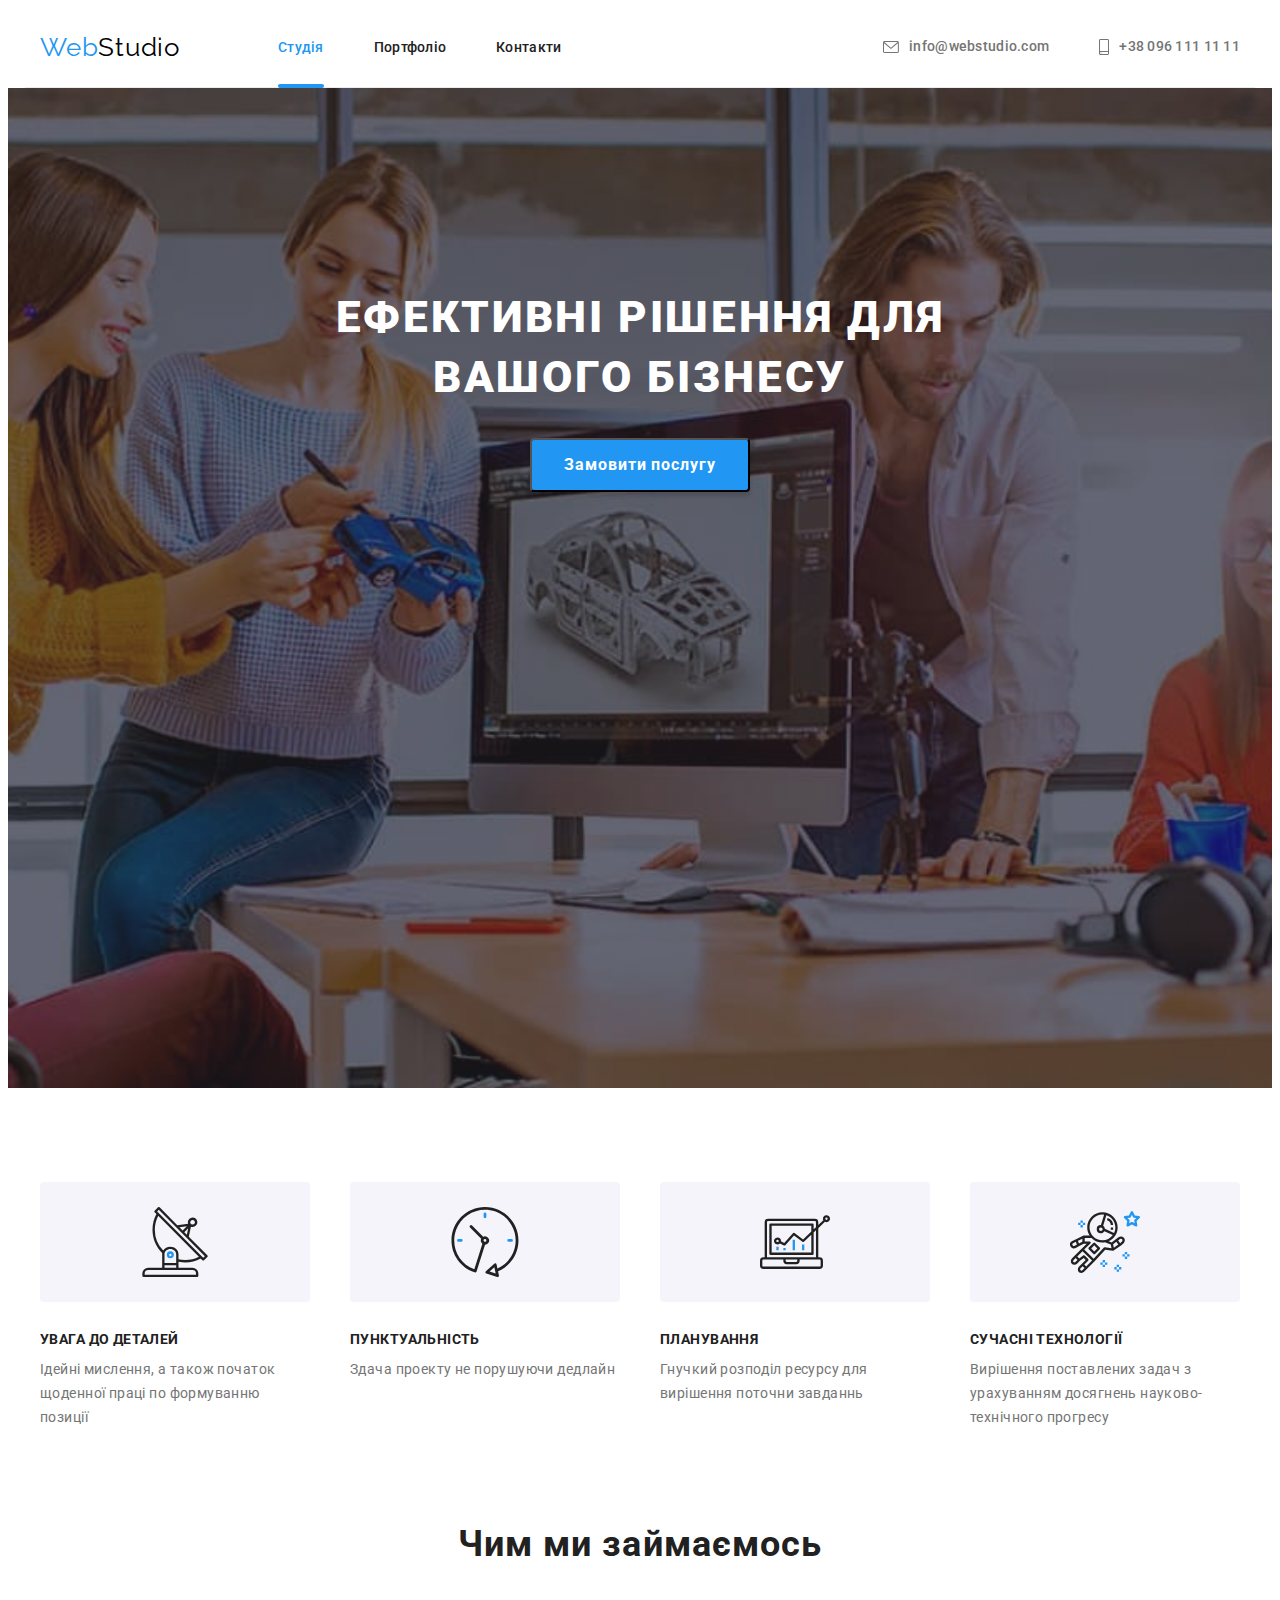
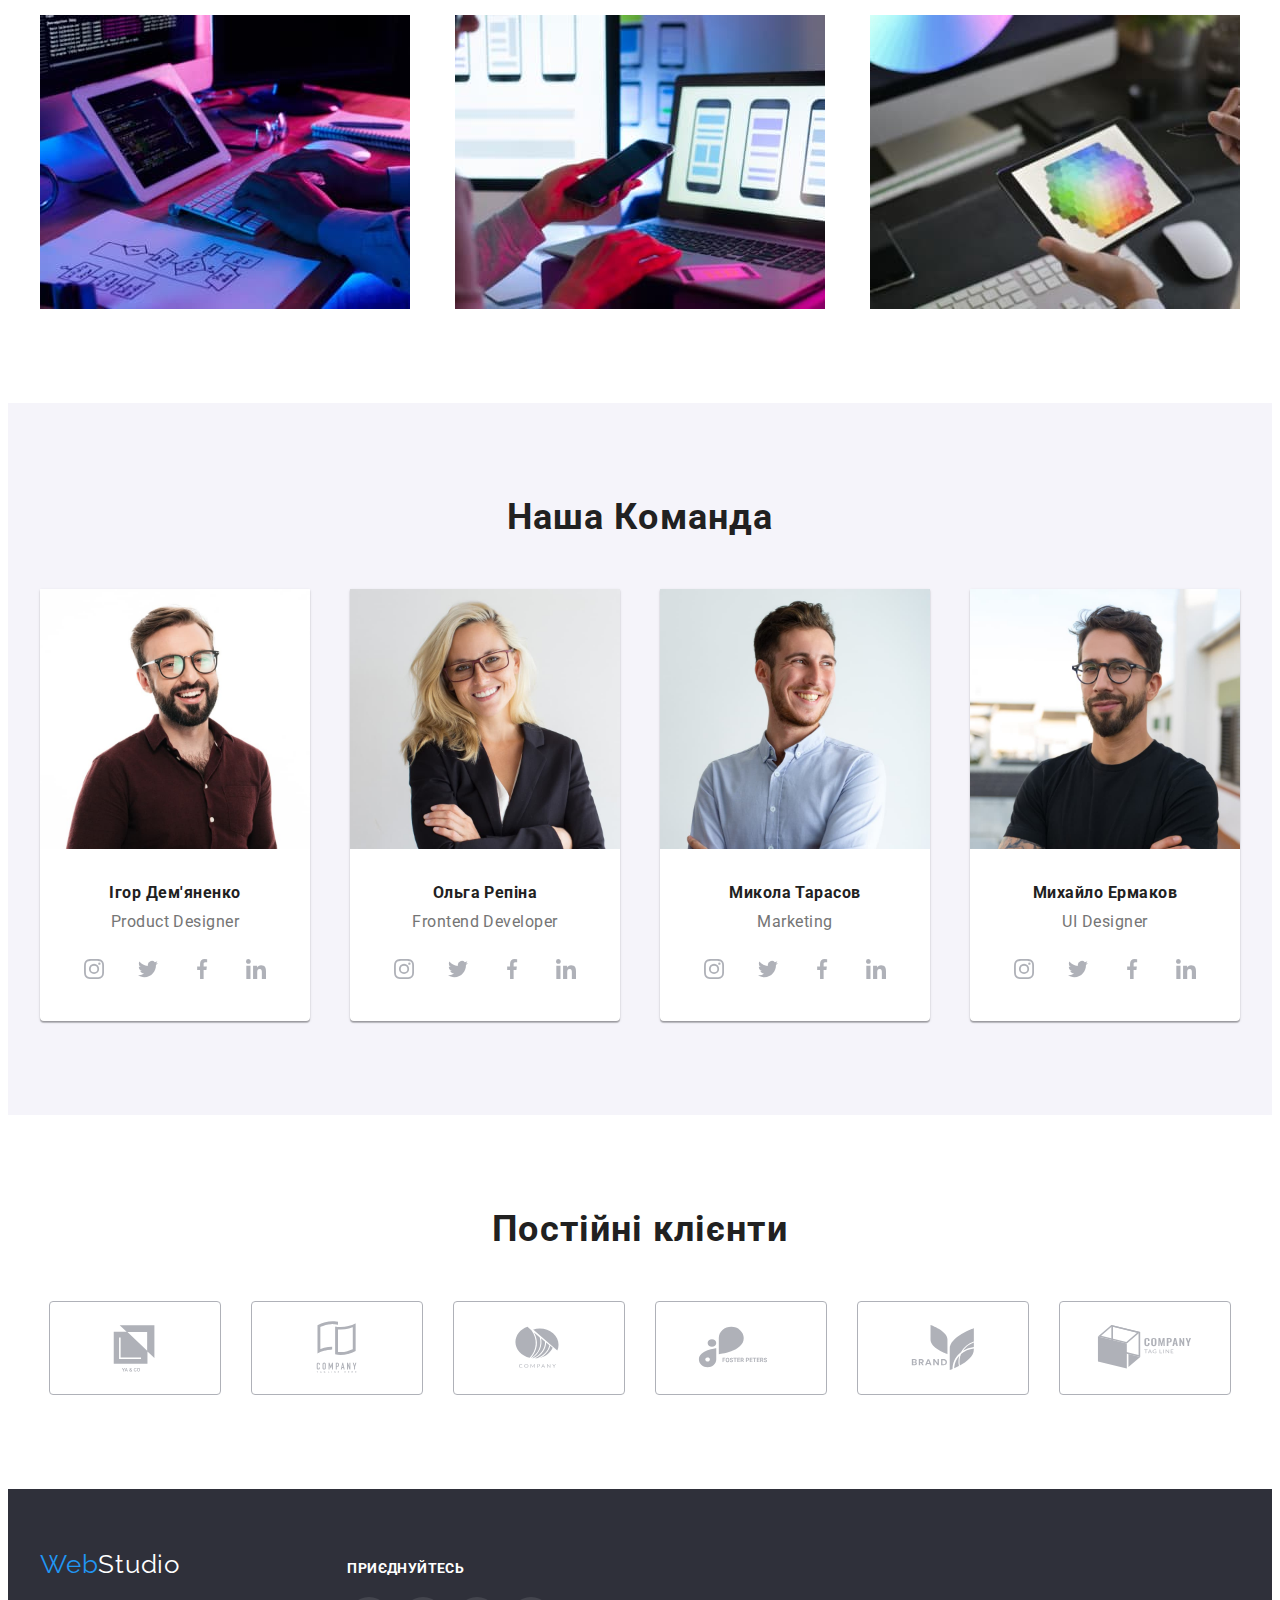
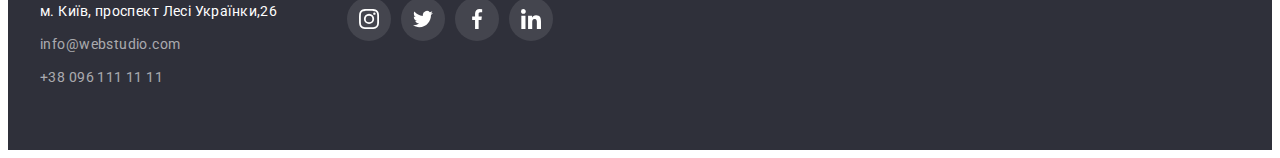
<file: index.html>
<!DOCTYPE html>
<html lang="uk">
  <head>
    <meta charset="UTF-8" />
    <meta name="viewport" content="width=device-width, initial-scale=1.0" />
    <title>WedStudio</title>
    <link rel="preconnect" href="https://fonts.googleapis.com" />
    <link rel="preconnect" href="https://fonts.gstatic.com" crossorigin />
    <link
      href="https://fonts.googleapis.com/css2?family=Raleway:wght@700&family=Roboto:wght@400;500;700;900&display=swap"
      rel="stylesheet"
    />
    <link rel="stylesheet" href="https://cdnjs.cloudflare.com/ajax/libs/modern-normalize/1.1.0/modern-normalize.min.css" integrity="sha512-wpPYUAdjBVSE4KJnH1VR1HeZfpl1ub8YT/NKx4PuQ5NmX2tKuGu6U/JRp5y+Y8XG2tV+wKQpNHVUX03MfMFn9Q==" crossorigin="anonymous" referrerpolicy="no-referrer" />
    <link rel="stylesheet" href="./css/styles.css" />
    
  </head>
  <body>
    <header class="header">
      <div class="container">
        <nav class="header-nav">
          <a href="index.html" lang="en" class="header-logo link"><span>Web</span>Studio</a>

          <ul class="main-nav list">
            <li class="main-nav-item">
              <a href="index.html" class="main-nav-link link current">Студія</a>
            </li>
            <li class="main-nav-item">
              <a href="portfolio.html" class="main-nav-link link">Портфоліо</a>
            </li>
            <li class="main-nav-item"><a href="#" class="main-nav-link link">Контакти</a></li>
          </ul>
        </nav>
    

      
        <ul class="conneсtion-nav list">
        <li class="conneсtion-nav-item">
          <a href="mailto:info@webstudio.com" class="conneсtion-nav-link link"
            >
            <svg class="connection-nav-icon"  width="16" height="12">
              <use href="./images/icons.svg#icon-mail"></use>
            </svg>
            info@webstudio.com</a
          >
        </li>
        <li class="conneсtion-nav-item">
          <a href="tel:+380961111111" class="conneсtion-nav-link link"
            >
            <svg class="connection-nav-icon"  width="10" height="16">
              <use href="./images/icons.svg#icon-tel"></use>
            </svg>
            +38 096 111 11 11</a
          >
        </li>
      </ul>
      </div>
    </header>

    <main>
      <!--Герой-->
      <section class="section hero">
        <div class="container">
          <h1 class="hero-titel">Ефективні рішення для вашого бізнесу</h1>
          <button type="button" class="hero-btn btn" data-modal-open>Замовити послугу</button>
        </div>  
        
      </section>

      <!--НАШІ ОСОБЛИВОСТІ-->

      <section class="section specialty">
        <div class="container">
        <h2 class="specialy-titel main-titel visually-hidden">
          Наші особливості
        </h2>

        <ul class="specialty-list list">
          <li class="specialty-item">
            <div class="specialty-icon">
            <svg class="connection-nav-icon"  width="70" height="70">
              <use href="./images/icons.svg#icon-antenna"></use>
            </svg>
            </div>
            <h3 class="specialty-titel titel">Увага до деталей</h3>
            <p class="specialty-text text">
              Ідейні мислення, а також початок щоденної праці по формуванню
              позиції
            </p>
          </li>

          <li class="specialty-item">
            <div class="specialty-icon">
            <svg class="connection-nav-icon"  width="70" height="70">
              <use href="./images/icons.svg#icon-clock"></use>
            </svg>
            </div>
            <h3 class="specialty-titel titel">Пунктуальність</h3>
            <p class="specialty-text text">
              Здача проекту не порушуючи дедлайн
            </p>
          </li>

          <li class="specialty-item">
            <div class="specialty-icon">
            <svg class="connection-nav-icon"  width="70" height="70">
              <use href="./images/icons.svg#icon-diagram"></use>
            </svg>
            </div>
            <h3 class="specialty-titel titel">Планування</h3>
            <p class="specialty-text text">
              Гнучкий розподіл ресурсу для вирішення поточни завданнь
            </p>
          </li>
          
          <li class="specialty-item">
            <div class="specialty-icon">
            <svg class="connection-nav-icon"  width="70" height="70">
              <use href="./images/icons.svg#icon-astronaut"></use>
            </svg>
            </div>
            <h3 class="specialty-titel titel">Сучасні технології</h3>
            <p class="specialty-text text">
              Вирішення поставлених задач з урахуванням досягнень
              науково-технічного прогресу
            </p>
          </li>
        </ul>
        </div>       
      </section>

      <!--Чим ми займаємось-->

      <section class="section what-do">
        <div class="container">
          <h2 class="what-do-main-titel main-titel">Чим ми займаємось</h2>
        <ul class="what-do-list list">
          <li>
            <div class="wat-do-activ">
            <img
              src="./images/img1.jpg"
              alt="Пишемо код веб-сторінки"
              width="370"
              height="294"
            />
            <h3 class="wat-do-activ-titel titel">Десктопні додатки</h3>
            </div>
          </li>
          <li>
            <div class="wat-do-activ">
            <img
              src="./images/img2.jpg"
              alt="Сінхронизуємо сторінку на різних пристроях"
              width="370"
              height="294"
            />
            <h3 class="wat-do-activ-titel titel">Мобільні додатки</h3>
            </div>
          </li>
          <li>
            <div class="wat-do-activ">
            <img
              src="./images/img3.jpg"
              alt="віалізуємо веб-магію"
              width="370"
              height="294"
            />
            <h3 class="wat-do-activ-titel titel">Дизайнерскі рішення</h3>
            </div>
          </li>
        </ul>
        </div>
        
      </section>
      <!--Наша Команда-->

      <section class="section team">
        <div class="container">
          <h2 class="team-main-titel main-titel">Наша Команда</h2>

        <ul class="team-list list">
          <li class="team-item">
            <img
              src="./images/photos/igor.jpg"
              alt="фотографія члена команди"
              width="270"
              height="260"
            />
            <div class="team-div">
              <h3 class="team-titel titel">Ігор Дем'яненко</h3>
              <p lang="en" class="team-text text">Product Designer</p>
            <ul class="team-soc list">
              <li class="team-soc-item"><a href="" class="soc-link link">
                <svg class="team-soc-icon" width="20" height="20">
                  <use href="./images/icons.svg#icon-instagram"></use>
                </svg>
              </a></li>
              <li class="team-soc-item"><a href="" class="soc-link link">
                <svg class="team-soc-icon" width="20" height="20">
                  <use href="./images/icons.svg#icon-twitter"></use>
                </svg>
              </a></li>
              <li class="team-soc-item"><a href="" class="soc-link link">
                <svg class="team-soc-icon" width="20" height="20">
                  <use href="./images/icons.svg#icon-fecabook"></use>
                </svg>
              </a></li>
              <li class="team-soc-item"><a href="" class="soc-link link">
                <svg class="team-soc-icon" width="20" height="20">
                  <use href="./images/icons.svg#icon-linkedin"></use>
                </svg>
              </a></li>
            </ul>
            </div>
            
          </li>
          <li class="team-item">
            <img
              src="./images/photos/olga.jpg"
              alt="фотографія члена команди"
              width="270"
              height="260"
            />
            <div class="team-div">
              <h3 class="team-titel titel">Ольга Репіна</h3>
              <p lang="en" class="team-text text">Frontend Developer</p>
              <ul class="team-soc list">
              <li class="team-soc-item"><a href="" class="soc-link link">
                <svg class="team-soc-icon" width="20" height="20">
                  <use href="./images/icons.svg#icon-instagram"></use>
                </svg>
              </a></li>
              <li class="team-soc-item"><a href="" class="soc-link link">
                <svg class="team-soc-icon" width="20" height="20">
                  <use href="./images/icons.svg#icon-twitter"></use>
                </svg>
              </a></li>
              <li class="team-soc-item"><a href="" class="soc-link link">
                <svg class="team-soc-icon" width="20" height="20">
                  <use href="./images/icons.svg#icon-fecabook"></use>
                </svg>
              </a></li>
              <li class="team-soc-item"><a href="" class="soc-link link">
                <svg class="team-soc-icon" width="20" height="20">
                  <use href="./images/icons.svg#icon-linkedin"></use>
                </svg>
              </a></li>
            </ul>
            </div>
          
          </li>
          <li class="team-item">
            <img
              src="./images/photos/nik.jpg"
              alt="фотографія члена команди"
              width="270"
              height="260"
            />
            <div class="team-div">
              <h3 class="team-titel titel">Микола Тарасов</h3>
              <p lang="en" class="team-text text">Marketing</p>
              <ul class="team-soc list">
              <li class="team-soc-item"><a href="" class="soc-link link">
                <svg class="team-soc-icon" width="20" height="20">
                  <use href="./images/icons.svg#icon-instagram"></use>
                </svg>
              </a></li>
              <li class="team-soc-item"><a href="" class="soc-link link">
                <svg class="team-soc-icon" width="20" height="20">
                  <use href="./images/icons.svg#icon-twitter"></use>
                </svg>
              </a></li>
              <li class="team-soc-item"><a href="" class="soc-link link">
                <svg class="team-soc-icon" width="20" height="20">
                  <use href="./images/icons.svg#icon-fecabook"></use>
                </svg>
              </a></li>
              <li class="team-soc-item"><a href="" class="soc-link link">
                <svg class="team-soc-icon" width="20" height="20">
                  <use href="./images/icons.svg#icon-linkedin"></use>
                </svg>
              </a></li>
            </ul>
            </div>
            
          </li>
          <li class="team-item">
            <img
              src="./images/photos/mishka.jpg"
              alt="фотографія члена команди"
              width="270"
              height="260"
            />
            <div class="team-div">
              <h3 class="team-titel titel">Михайло Ермаков</h3>
              <p lang="en" class="team-text text">UI Designer</p>
              <ul class="team-soc list">
              <li class="team-soc-item"><a href="" class="soc-link link">
                <svg class="team-soc-icon" width="20" height="20">
                  <use href="./images/icons.svg#icon-instagram"></use>
                </svg>
              </a></li>
              <li class="team-soc-item"><a href="" class="soc-link link">
                <svg class="team-soc-icon" width="20" height="20">
                  <use href="./images/icons.svg#icon-twitter"></use>
                </svg>
              </a></li>
              <li class="team-soc-item"><a href="" class="soc-link link">
                <svg class="team-soc-icon" width="20" height="20">
                  <use href="./images/icons.svg#icon-fecabook"></use>
                </svg>
              </a></li>
              <li class="team-soc-item"><a href="" class="soc-link link">
                <svg class="team-soc-icon" width="20" height="20">
                  <use href="./images/icons.svg#icon-linkedin"></use>
                </svg>
              </a></li>
            </ul>
            </div>
            
          </li>
        </ul>
        </div>
        
      </section>
      <!-- Постійні клієнти -->
      <section class="section client">
        <div class="container">
          <h2 class="client-titel main-titel">Постійні клієнти</h2>
        <div class="client-icons">
          <ul class="client-list list">
            <li class="client-item"><a href="" class="client-link link">
              <svg class="client-icon" width="106" height="60">
                  <use href="./images/icons.svg#icon-client1"></use>
                </svg>
            </a></li>
            <li class="client-item"><a href="" class="client-link link">
              <svg class="client-icon" width="106" height="60">
                  <use href="./images/icons.svg#icon-client2"></use>
                </svg>
            </a></li>
            <li class="client-item"><a href="" class="client-link link">
              <svg class="client-icon" width="106" height="60">
                  <use href="./images/icons.svg#icon-client3"></use>
                </svg>
            </a></li>
            <li class="client-item"><a href="" class="client-link link">
              <svg class="client-icon" width="106" height="60">
                  <use href="./images/icons.svg#icon-client4"></use>
                </svg>
            </a></li>
            <li class="client-item"><a href="" class="client-link link">
              <svg class="client-icon" width="106" height="60">
                  <use href="./images/icons.svg#icon-client5"></use>
                </svg>
            </a></li>
            <li class="client-item"><a href="" class="client-link link">
              <svg class="client-icon" width="106" height="60">
                  <use href="./images/icons.svg#icon-client6"></use>
                </svg>
            </a></li>
          </ul>
        </div>
        </div>
      </section>
    </main>

    <footer class="footer">
      <div class="container">
        <div class="footer-add">
          <a href="index.html" lang="en" class="footer-logo link"
          ><span>Web</span>Studio</a>        
          <address class="footer-address">
            <ul class="address-list list">
              <li class="addres-item">
                <a
                  href="https://goo.gl/maps/VcLh4SeBCDLP2WR46"
                  target="_blank"
                  rel="noopener noreferrer nofollow"
                  class="address link"
                  >м. Київ, проспект Лесі Українки,26</a
                >
              </li>
              <li class="addres-item">
                <a href="mailto:info@webstudio.com" class="footer-cont link"
                  >info@webstudio.com</a
                >
              </li>
              <li class="addres-item">
                <a href="tel:+380961111111" class="footer-cont link"
                  >+38 096 111 11 11</a
                >
              </li>
            </ul>
          </address>
        </div>
        <div class="footer-soc">
          <h3 class="footer-titel titel">
            Приєднуйтесь
          </h3>
            <ul class="footer-soc-list list">
                <li class="foooter-soc-item"><a href="" class="foooter-soc-link link">
                  <svg class="footer-soc-icon" width="20" height="20">
                    <use href="./images/icons.svg#icon-instagram"></use>
                  </svg>
                </a></li>
                <li class="foooter-soc-item"><a href="" class="foooter-soc-link link">
                  <svg class="footer-soc-icon" width="20" height="20">
                    <use href="./images/icons.svg#icon-twitter"></use>
                  </svg>
                </a></li>
                <li class="foooter-soc-item"><a href="" class="foooter-soc-link link">
                  <svg class="footer-soc-icon" width="20" height="20">
                    <use href="./images/icons.svg#icon-fecabook"></use>
                  </svg>
                </a></li>
                <li class="foooter-soc-item"><a href="" class="foooter-soc-link link">
                  <svg class="footer-soc-icon" width="20" height="20">
                    <use href="./images/icons.svg#icon-linkedin"></use>
                  </svg>
                </a></li>
            </ul>
        </div>
      </div>      
    </footer>
    <div class="backdrop is-hidden" data-modal>
      <div class="modal">
        <button type="button" class="modal-close btn" data-modal-close>
          
          <svg class="close-icon" width="18" height="18">
            <use href="./images/icons.svg#icon-close-black"></use>
          </svg>
          
        </button>
      </div>
    </div>
  <script src="./js/modal.js"></script>
  </body>
</html>
</file>
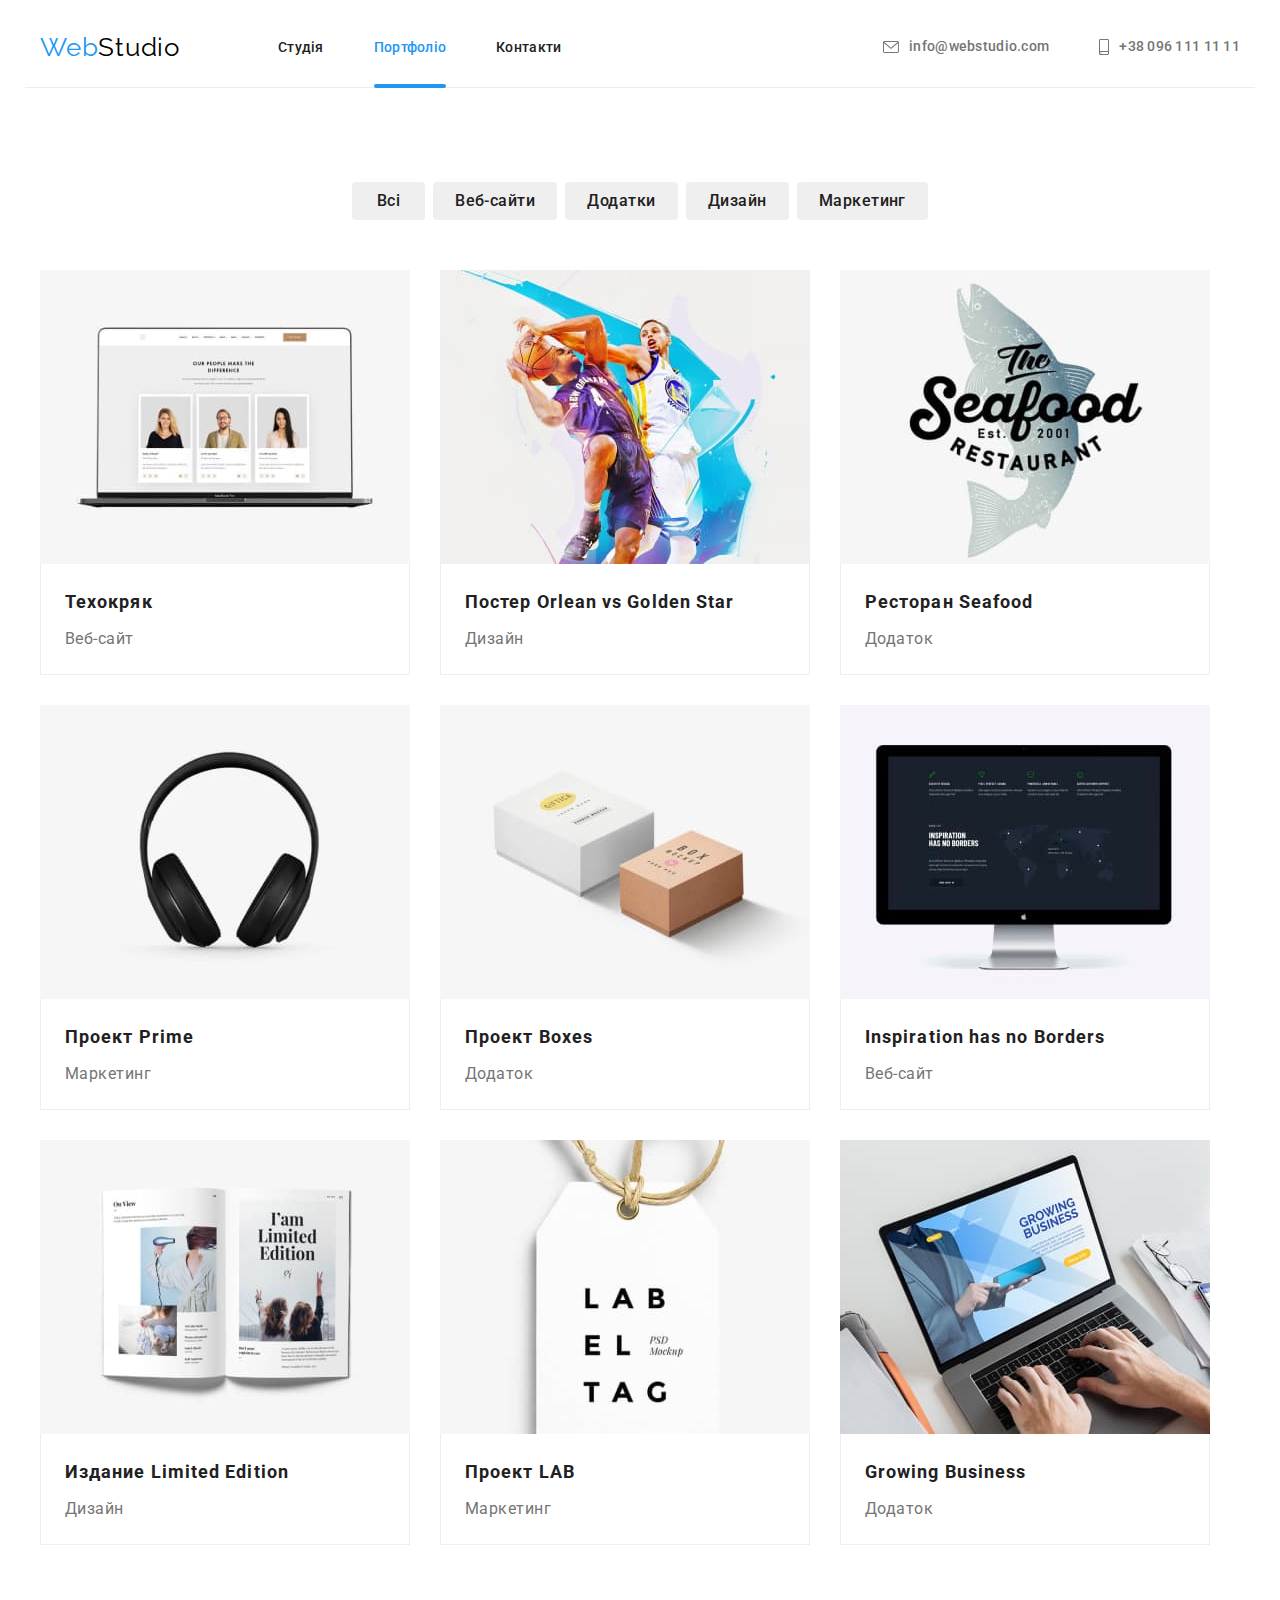
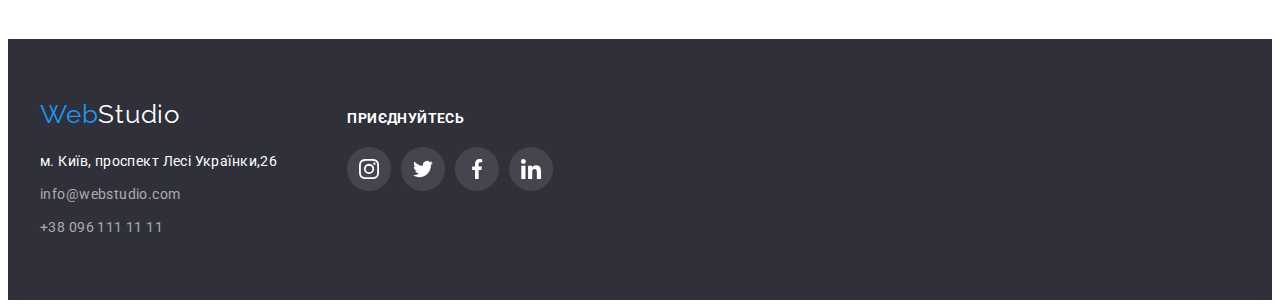
<file: portfolio.html>
<!DOCTYPE html>
<html lang="uk">
  <head>
    <meta charset="UTF-8" />
    <meta name="viewport" content="width=device-width, initial-scale=1.0" />
    <title>WedStudio-Портфоліо</title>
    <link rel="preconnect" href="https://fonts.googleapis.com" />
    <link rel="preconnect" href="https://fonts.gstatic.com" crossorigin />
    <link
      href="https://fonts.googleapis.com/css2?family=Raleway:wght@700&family=Roboto:wght@400;500;700;900&display=swap"
      rel="stylesheet"
    />
    <link rel="stylesheet" href="https://cdnjs.cloudflare.com/ajax/libs/modern-normalize/1.1.0/modern-normalize.min.css" integrity="sha512-wpPYUAdjBVSE4KJnH1VR1HeZfpl1ub8YT/NKx4PuQ5NmX2tKuGu6U/JRp5y+Y8XG2tV+wKQpNHVUX03MfMFn9Q==" crossorigin="anonymous" referrerpolicy="no-referrer" />
    <link rel="stylesheet" href="./css/styles.css" />
    
  </head>
  <body>
    <header class="header">
      <div class="container">
        <nav class="header-nav">
          <a href="index.html" lang="en" class="header-logo link"><span>Web</span>Studio</a>

          <ul class="main-nav list">
            <li class="main-nav-item">
              <a href="index.html" class="main-nav-link link">Студія</a>
            </li>
            <li class="main-nav-item">
              <a href="portfolio.html" class="main-nav-link link current">Портфоліо</a>
            </li>
            <li class="main-nav-item"><a href="#" class="main-nav-link link">Контакти</a></li>
          </ul>
        </nav>
    

      
        <ul class="conneсtion-nav list">
        <li class="conneсtion-nav-item">
          <a href="mailto:info@webstudio.com" class="conneсtion-nav-link link"
            >
            <svg class="connection-nav-icon"  width="16" height="12">
              <use href="./images/icons.svg#icon-mail"></use>
            </svg>
            info@webstudio.com</a
          >
        </li>
        <li class="conneсtion-nav-item">
          <a href="tel:+380961111111" class="conneсtion-nav-link link"
            >
            <svg class="connection-nav-icon"  width="10" height="16">
              <use href="./images/icons.svg#icon-tel"></use>
            </svg>
            +38 096 111 11 11</a
          >
        </li>
      </ul>
      </div>
    </header>

    <main>
      <section class="section example">
        <div class="container">
          <h2 class="visually-hidden">Приклади наших робіт</h2>
        <!--Кнопки фільтрації прикладів робіт-->
        <ul class="buttons list">
          <li>
            <button type="button" class="example-btn btn">Всі</button>
          </li>
          <li><button type="button" class="example-btn btn">Веб-сайти</button></li>
          <li>
            <button type="button" class="example-btn btn">Додатки</button>
          </li>
          <li><button type="button" class="example-btn btn">Дизайн</button></li>
          <li>
            <button type="button" class="example-btn btn">Маркетинг</button>
          </li>
        </ul>

        <!--Саме приклади-->

        <ul class="example-list list">
          <li class="example-item">
            <a href="#" class="example-link link">
              <div class="example-activ">
                <img
                src="./images/portfolio/img1.jpg"
                alt="Лед-топ з відкритим веб-сайтом"
                width="370"
                height="294"
              />
              <p class="activ-text text">Ресурс пропонує комплексні пропозиції з різним рівнем функціоналу та сервісів. Все це дозволить відвідувачу отримати вичерпні відомості про компанію чи приватну особу.</p>
            </div>
              
              
              <div class="example-div">
                <h3 class="example-titel titel">Техокряк</h3>
                <p class="example-text text">Веб-сайт</p>
              </div> 
            </a>
          </li>
          <li class="example-item">
            <a href="#" class="example-link link">
              <div class="example-activ">
                <img
                src="./images/portfolio/img2.jpg"
                alt="Блок-шот при спробі слем-данку"
                width="370"
                height="294"
              />
              <p class="activ-text text">Ресурс пропонує комплексні пропозиції з різним рівнем функціоналу та сервісів. Все це дозволить відвідувачу отримати вичерпні відомості про компанію чи приватну особу.</p>
              </div>
              
              <div class="example-div">
                <h3 class="example-titel titel">
                Постер <span lang="en">Orlean vs Golden Star</span>
              </h3>
              <p class="example-text text">Дизайн</p>
              </div> 
            </a>
          </li>
          <li class="example-item">
            <a href="#" class="example-link link">
              <div class="example-activ">
                <img
                src="./images/portfolio/img3.jpg"
                alt="Логотип ресторану Seafood"
                width="370"
                height="294"
              />
              <p class="activ-text text">Ресурс пропонує комплексні пропозиції з різним рівнем функціоналу та сервісів. Все це дозволить відвідувачу отримати вичерпні відомості про компанію чи приватну особу.</p>
              </div>
              
              <div class="example-div">
                <h3 class="example-titel titel">Ресторан <span lang="en">Seafood</span></h3>
              <p class="example-text text">Додаток</p>
              </div> 
            </a>
          </li>
          <li class="example-item">
            <a href="#" class="example-link link">
              <div class="example-activ">
                <img
                src="./images/portfolio/img4.jpg"
                alt="Навушники"
                width="370"
                height="294"
              />
              <p class="activ-text text">Ресурс пропонує комплексні пропозиції з різним рівнем функціоналу та сервісів. Все це дозволить відвідувачу отримати вичерпні відомості про компанію чи приватну особу.</p>
              </div>
              
              <div class="example-div">
                <h3 class="example-titel titel">Проект <span lang="en">Prime</span></h3>
              <p class="example-text text">Маркетинг</p>
              </div>
            </a>
          </li>
          <li class="example-item">
            <a href="#" class="example-link link">
              <div class="example-activ">
                <img
                src="./images/portfolio/img5.jpg"
                alt="Дві коробки різних розмірів"
                width="370"
                height="294"
              />
              <p class="activ-text text">Ресурс пропонує комплексні пропозиції з різним рівнем функціоналу та сервісів. Все це дозволить відвідувачу отримати вичерпні відомості про компанію чи приватну особу.</p>
              </div>
              
              <div class="example-div">
                <h3 class="example-titel titel">Проект <span lang="en">Boxes</span></h3>
              <p class="example-text text">Додаток</p>
              </div> 
            </a>
          </li>
          <li class="example-item">
            <a href="#" class="example-link link">
              <div class="example-activ">
                <img
                src="./images/portfolio/img6.jpg"
                alt="Монітор з відкритим веб-сайтом"
                width="370"
                height="294"
              />
              <p class="activ-text text">Ресурс пропонує комплексні пропозиції з різним рівнем функціоналу та сервісів. Все це дозволить відвідувачу отримати вичерпні відомості про компанію чи приватну особу.</p>
              </div>
              
              <div class="example-div">
                <h3 class="example-titel titel" lang="en">Inspiration has no Borders</h3>
              <p class="example-text text">Веб-сайт</p>
              </div> 
            </a>
          </li>
          <li class="example-item">
            <a href="#" class="example-link link">
              <div class="example-activ">
                <img
                src="./images/portfolio/img7.jpg"
                alt="Розгорнута книга з картинками"
                width="370"
                height="294"
              />
              <p class="activ-text text">Ресурс пропонує комплексні пропозиції з різним рівнем функціоналу та сервісів. Все це дозволить відвідувачу отримати вичерпні відомості про компанію чи приватну особу.</p>
              </div>
              
              <div class="example-div">
                <h3 class="example-titel titel">Издание <span lang="en">Limited Edition</span></h3>
              <p class="example-text text">Дизайн</p>
              </div> 
            </a>
          </li>
          <li class="example-item">
            <a href="#" class="example-link link">
              <div class="example-activ">
                <img
                src="./images/portfolio/img8.jpg"
                alt="Бірка з маркуванням виробу"
                width="370"
                height="294"
              />
              <p class="activ-text text">Ресурс пропонує комплексні пропозиції з різним рівнем функціоналу та сервісів. Все це дозволить відвідувачу отримати вичерпні відомості про компанію чи приватну особу.</p>
              </div>
              
              <div class="example-div">
                <h3 class="example-titel titel">Проект <span lang="en">LAB</span></h3>
              <p class="example-text text">Маркетинг</p>
              </div> 
            </a>
          </li>
          <li class="example-item">
            <a href="#" class="example-link link">
              <div class="example-activ">
                <img
                src="./images/portfolio/img9.jpg"
                alt="Лед-топ на екрані якого відбувається процес встановлення десктопного додатку"
                width="370"
                height="294"
              />
              <p class="activ-text text">Ресурс пропонує комплексні пропозиції з різним рівнем функціоналу та сервісів. Все це дозволить відвідувачу отримати вичерпні відомості про компанію чи приватну особу.</p>
              </div>
              
              <div class="example-div">
                <h3 class="example-titel titel" lang="en">Growing Business</h3>
              <p class="example-text text">Додаток</p>
              </div> 
            </a>
          </li>
        </ul>
        </div>
        
      </section>
    </main>

    <footer class="footer">
      <div class="container">
        <div class="footer-add">
          <a href="index.html" lang="en" class="footer-logo link"
          ><span>Web</span>Studio</a>        
          <address class="footer-address">
            <ul class="address-list list">
              <li class="addres-item">
                <a
                  href="https://goo.gl/maps/VcLh4SeBCDLP2WR46"
                  target="_blank"
                  rel="noopener noreferrer nofollow"
                  class="address link"
                  >м. Київ, проспект Лесі Українки,26</a
                >
              </li>
              <li class="addres-item">
                <a href="mailto:info@webstudio.com" class="footer-cont link"
                  >info@webstudio.com</a
                >
              </li>
              <li class="addres-item">
                <a href="tel:+380961111111" class="footer-cont link"
                  >+38 096 111 11 11</a
                >
              </li>
            </ul>
          </address>
        </div>
        <div class="footer-soc">
          <h3 class="footer-titel titel">
            Приєднуйтесь
          </h3>
            <ul class="footer-soc-list list">
                <li class="foooter-soc-item"><a href="" class="foooter-soc-link link">
                  <svg class="footer-soc-icon" width="20" height="20">
                    <use href="./images/icons.svg#icon-instagram"></use>
                  </svg>
                </a></li>
                <li class="foooter-soc-item"><a href="" class="foooter-soc-link link">
                  <svg class="footer-soc-icon" width="20" height="20">
                    <use href="./images/icons.svg#icon-twitter"></use>
                  </svg>
                </a></li>
                <li class="foooter-soc-item"><a href="" class="foooter-soc-link link">
                  <svg class="footer-soc-icon" width="20" height="20">
                    <use href="./images/icons.svg#icon-fecabook"></use>
                  </svg>
                </a></li>
                <li class="foooter-soc-item"><a href="" class="foooter-soc-link link">
                  <svg class="footer-soc-icon" width="20" height="20">
                    <use href="./images/icons.svg#icon-linkedin"></use>
                  </svg>
                </a></li>
            </ul>
        </div>
      </div>      
    </footer>
  </body>
</html>
</file>
<file: css/styles.css>
:root {
    --main-color: #212121;
    --second-color: #757575;
    --third-color: #ffffff;
    --accent-color: #2196F3;
    --background-color: #E5E5E5;
    --header-background-color: #FFFFFF;
    --hero-text: #ffffff;
    --specialty-background-color: #F5F5F5;
    --team-background-color: #F5F4FA;
    --footer-background-color: #2F303A;
    --footer-main-text: #ffffff;
    --footer-second-text: rgba(255, 255, 255, 0.6);
}
h1, h2, h3, h4, h5, h6, p {
    margin: 0;
}
ul {
    margin: 0;
    padding-left: 0;
}
body {
    color: var(--main-color);
    font-family:  'Roboto', sans-serif;
}
.container {
    width: 1200px;
    padding: 0 15px;
    margin: 0 auto;
}
.section {
    
    margin: 0 auto;
    padding-top: 94px;
    padding-bottom: 94px;
}

.link {
    text-decoration: none;
}
.list {
    list-style: none;
}
.btn {
    cursor: pointer;
}
.main-titel {
    font-weight: 700;
    font-size: 36px;
    line-height: 1.16;
    text-align: center;
    letter-spacing: 0.03em;

    color: var(--main-color);
}
.titel {
    font-weight: 700;
    font-size: 14px;
    line-height: 1.14;
    letter-spacing: 0.03em;
    
    color: var(--main-color);
}
.text {
    font-size: 14px;
    line-height: 1.71;
    
    letter-spacing: 0.03em;

    color: var(--second-color);
}

.visually-hidden {
    position: absolute;
    white-space: nowrap;
    width: 1px;   
    height: 1px;
    overflow: hidden;
    border: 0;
    padding: 0;
    clip: rect(0 0 0 0);
    clip-path: inset(50%);
    margin: -1px;
}

/*HEADER*/
.header .container{
    display: flex;
    justify-content: space-between;
    align-items: center;
    font-size: 14px;
    border-bottom: 1px solid #ECECEC;
    background-color: #FFFFFF;
}

.header-logo {
    font-family: 'Raleway', sans-serif;
    font-size: 26px;
    line-height: 1.19;
    min-width: 145px;
    letter-spacing: 0.03em;
    padding: 24px 0;
    margin-right: 93px;

    color: #000000;
    transition: color 250ms cubic-bezier(0.4, 0, 0.2, 1), 
        text-decoration 250ms cubic-bezier(0.4, 0, 0.2, 1);    
}
.header-logo span {
    color: var(--accent-color);
}

.header-logo:hover,
.header-logo:focus {
    color: var(--accent-color);
    text-decoration: underline;
}
.header-nav {
    
    display: flex;
    justify-content: flex-start;
    align-items: center;
}
.main-nav {
    display: flex;
}

.main-nav-link {
    position: relative;
    display: inline-block;
    font-weight: 500;
    font-size: 14px;
    line-height: 1.14;
    letter-spacing: 0.02em;

    

    color: var(--main-color);
    transition: color 250ms cubic-bezier(0.4, 0, 0.2, 1);
}

.main-nav-item:not(:last-child) {
    margin-right: 50px;
}
.main-nav-link:hover,
.main-nav-link:focus {
    text-decoration: none;
    color: var(--accent-color);
}
.current {
    color: var(--accent-color);
}
.current.main-nav-link::after {
    content:'';
    position: absolute;
    left: 0;
    bottom: -32px;
    width: 100%;
    height: 4px;
    background-color: var(--accent-color);
    border-radius: 2px;
}
.conneсtion-nav {
    display: flex;
    justify-content: flex-end;
    margin-left: auto;
}
.conneсtion-nav-link {
    display: flex;
    gap: 10px;
    align-items: center;
    justify-content: center;
    font-weight: 500;
    font-size: 14px;
    line-height: 1.14;
    letter-spacing: 0.02em;
        
    color: var(--second-color);
    transition: color 250ms cubic-bezier(0.4, 0, 0.2, 1), 
        text-decoration 250ms cubic-bezier(0.4, 0, 0.2, 1);
}
.connection-nav-icon {
    fill: currentColor;
    
}
.conneсtion-nav-link:hover,
.conneсtion-nav-link:focus {
    text-decoration: underline;
    color: var(--accent-color);
}
.conneсtion-nav-item:not(:last-child) {
    margin-right: 50px;
}
/*main*/

/*HERO*/
.hero {
    text-align: center;
    max-width: 1600px;
    height: 600px;
    padding: 200px 0px;
    margin-left: auto;
    margin-right: auto;
    background-color: #2F303A;
    background-image: 
    linear-gradient( to right, #2F303A66, rgba(47, 48, 58, 0.4)), 
    url(../images/back.jpg);
    background-repeat: no-repeat;
    background-position: center;
    background-size: cover;
    
    
}
.hero-titel {
    font-weight: 900;
    font-size: 44px;
    line-height: 1.36;
    text-align: center;
    
    letter-spacing: 0.06em;
    text-transform: uppercase;

    max-width: 696px;
    margin: 0 auto;
    margin-bottom: 30px;

    color: var(--hero-text);
}
.hero-btn {
    display: inline-block;
    font-family: inherit;
    font-weight: 700;
    font-size: 16px;
    line-height: 1.88;
    
    
    letter-spacing: 0.06em;

    color: var(--hero-text);
    
    padding: 10px 32px;
    min-width: 216px;
    margin: 0 auto;
    

    background: var(--accent-color);
    box-shadow: 0px 4px 4px rgba(0, 0, 0, 0.15);
    border-radius: 4px;
}

.hero-btn:hover,
.hero-btn:focus {
    text-decoration: underline var(--accent-color);
}

/*specialty*/
.specialty {
    
}
.specialty-list {
    display: flex;
    justify-content: space-between;
    align-items: flex-start;
}
.specialty-item {
    width: 270px;
}
.specialty-icon {
    display: flex;
    justify-content: center;
    align-items: center;
    height: 120px;
    background-color: #F5F4FA;
    border-radius: 4px;
    margin-bottom: 30px;
}
.specialty-titel {
    width: 270px;
    text-transform: uppercase;

    margin-bottom: 10px;
}
.specialty-text {
    width: 270px;
}
/*What do we do?*/
.what-do {
    padding-top: 0;
}
.what-do-main-titel {
    min-width: 366px;
    text-align: center;
    margin-bottom: 50px;
}
.what-do-list {
    display: flex;
    justify-content: space-between;
}
.wat-do-activ {
    position: relative;
    width: 100%;
    height: 294px;
}
.wat-do-activ-titel {
    position: absolute;
    bottom: 0px;
    left: 0;
    width: 100%;
    height: 70px;
    padding-top: 27px;
    padding-bottom: 27px;
    text-align: center;
    text-transform: uppercase;

    color: var(--third-color);
    background: rgba(47, 48, 58, 0.8);
    opacity: 0;
    transition: opacity 250ms cubic-bezier(0.4, 0, 0.2, 1);
}
.wat-do-activ-titel:hover,
.wat-do-activ-titel:focus {
    opacity: 1;
}
/*Our team*/
.team {
    background-color: var(--team-background-color);
}
.team-main-titel {
    min-width: 264px;
    text-align: center;
    margin-bottom: 50px;
}
.team-list {
    display: flex;
    justify-content: space-between;
}
.team-item {
    display: block;
    background-color: #FFFFFF;

    box-shadow: 0px 1px 3px rgba(0, 0, 0, 0.12), 0px 1px 1px rgba(0, 0, 0, 0.14), 0px 2px 1px rgba(0, 0, 0, 0.2);
    border-radius: 0px 0px 4px 4px;
}
.team-div {
    padding-top: 30px;
    padding-bottom: 30px;
}
.team-titel {
    font-size: 16px;
    line-height: 1.19;
    min-width: 104px;
    text-align: center;

    
    margin-bottom: 10px;
}
.team-text {
    font-size: 16px;
    line-height: 1.19;

    min-width: 76px;
    text-align: center;
}
.team-soc {
    margin-top: 16px;
    display: flex;
    justify-content: center;
    gap: 10px;
}
.soc-link {
    display: flex;
    justify-content: center;
    align-items: center;
    width: 44px;
    height: 44px;
    border-radius: 50%;
    color: #AFB1B8;
    transition: color 250ms cubic-bezier(0.4, 0, 0.2, 1), 
        background-color 250ms cubic-bezier(0.4, 0, 0.2, 1);
}
.soc-link:hover,
.soc-link:focus {
    color: #ffffff;
    background-color: var(--accent-color);
}
.team-soc-icon {
    fill: currentColor;
}
/* Постійні клієнти */
.client-titel {
    min-width: 297px;
    text-align: center;
    margin-bottom: 50px;
}
.client-list {
    display: flex;
    justify-content: center;
    gap: 30px;
}


.client-link {
    display: flex;
    justify-content: center;
    align-items: center;
    width: 170px;
    height: 92px;
    color:  #AFB1B8;
    border: 1px solid #AFB1B8;
    border-radius: 4px;
    transition: color 250ms cubic-bezier(0.4, 0, 0.2, 1), 
        border 250ms cubic-bezier(0.4, 0, 0.2, 1);
}
.client-icon {
    fill: currentColor;
}
.client-link:hover,
.client-link:focus {
    color:  var(--accent-color);
    border: 1px solid var(--accent-color);
}
/*footer*/

.footer {
    
    margin: 0 auto;
    padding: 60px 0px;
    
    background-color: var(--footer-background-color);
}
.footer .container {
    display: flex;
    
    justify-content: flex-start;
    align-items: baseline;
    gap: 70px;}

.footer-logo {
    display: block;
    font-family: 'Raleway', sans-serif;
    font-size: 26px;
    line-height: 1.19;
    min-width: 145px;

    
    margin-bottom: 20px;
    letter-spacing: 0.03em;
    
    color: var(--footer-main-text);
    transition: text-decoration 250ms cubic-bezier(0.4, 0, 0.2, 1);    
}
.footer-logo span {
    color: var(--accent-color);
}

.footer-logo:hover,
.footer-logo:focus {
    text-decoration: underline var(--accent-color);
}
.address-list {
    
    min-width: 231px;
}
.address {
    display: inline-block;
    font-style: normal;
    font-size: 14px;
    line-height: 1.71;
    min-width: 231px;
    
    letter-spacing: 0.03em;

    color: var(--footer-main-text);
}
.addres-item:not(:last-child) {
    margin-bottom: 9px;
    
}
.address:hover,
.address:focus {
    text-decoration: none;
}
.footer-cont {
    display: inline-block;
    font-style: normal;
    font-size: 14px;
    line-height: 1.71;
    min-width: 231px;
    
    letter-spacing: 0.03em;

    color: var(--footer-second-text);
}
.footer-cont:hover,
.footer-cont:focus {
    
    text-decoration: none;
}
.footer-titel {
    text-transform: uppercase;
    margin-bottom: 20px;

    color: var(--footer-main-text);
}
.footer-add {
        
    margin: 0;
    
}
.footer-soc {
    
    max-width: 206px;
    margin: 0;
    
}
.footer-soc-list {
    
    display: flex;
    justify-content: center;
    gap: 10px;
}
.foooter-soc-link {
    display: flex;
    justify-content: center;
    align-items: center;
    width: 44px;
    height: 44px;
    border-radius: 50%;
    color: #ffffff;
    background-color: rgba(255, 255, 255, 0.1);
    transition: background-color 250ms cubic-bezier(0.4, 0, 0.2, 1);
}
.foooter-soc-link:hover,
.foooter-soc-link:focus {
    background-color: var(--accent-color);
}
.footer-soc-icon {
    fill: currentColor;
}



/*PORTFOLIO*/
.example {

}
/*portfolio buttons*/
.buttons {
    display: flex;
    justify-content: center;
    flex-wrap: wrap;
    gap: 8px;
    margin-bottom: 50px;
}
.example-btn {
    font-family: inherit;
    font-weight: 500;
    font-size: 16px;
    line-height: 1.62;
    
    min-width: 73px;
    padding: 6px 22px;
    
    text-align: center;
    letter-spacing: 0.03em;

    color: var(--main-color);

    
    border: none;
    border-radius: 4px;
    transition: background-color 250ms cubic-bezier(0.4, 0, 0.2, 1),
    color 250ms cubic-bezier(0.4, 0, 0.2, 1),
    box-shadow 250ms cubic-bezier(0.4, 0, 0.2, 1);
}
.example-btn:hover,
.example-btn:focus {
    text-decoration: none;
    color: #ffffff;
    background-color: var(--accent-color);
    box-shadow: 0px 3px 1px rgba(0, 0, 0, 0.1), 0px 1px 2px rgba(0, 0, 0, 0.08), 0px 2px 2px rgba(0, 0, 0, 0.12);
}
.example-btn:active {
    color: #ffffff;
    background-color: var(--accent-color);
    box-shadow: 0px 3px 1px rgba(0, 0, 0, 0.1), 0px 1px 2px rgba(0, 0, 0, 0.08), 0px 2px 2px rgba(0, 0, 0, 0.12);
}

/*EXAMPLES*/

.example-list {
    display: flex;
    flex-wrap: wrap;
    gap: 30px;
}
.example-item {
    
}
.example-link {
    display: block;
    
    background-color: #ffffff;
    transition: box-shadow 250ms cubic-bezier(0.4, 0, 0.2, 1);
}
.example-link:hover,
.example-link:focus {
    box-shadow: 0px 1px 1px rgba(0, 0, 0, 0.12), 0px 4px 4px rgba(0, 0, 0, 0.06), 1px 4px 6px rgba(0, 0, 0, 0.16);
}
.example-activ {
    position: relative;
    width: 370px;
    height: 294px;
    overflow: hidden;

    
}
.activ-text {
    position: absolute;
    bottom: 0;
    left: 0;
    transform: translateY(100%);
    width: 100%;
    height: 100%;
    padding: 63px 24px ;
    font-size: 18px;
    line-height: 1.56;
    color: var(--third-color);
    background: rgba(33, 150, 243, 0.9);
    transition: transform 250ms cubic-bezier(0.4, 0, 0.2, 1);
}
.example-link:hover > .example-activ > .activ-text,
.example-link:focus > .example-activ > .activ-text {
    transform: translateY(0);
}
.example-div {
    border-right: 1px solid #EEEEEE;
    border-bottom: 1px solid #EEEEEE;
    border-left: 1px solid #EEEEEE;
    padding: 20px 24px;
}
.example-titel {
    font-size: 18px;
    line-height: 2;
    
    
    margin-bottom: 4px;
    letter-spacing: 0.06em;
}

.example-text {
    font-size: 16px;
    line-height: 1.88;
    letter-spacing: 0.03em;
}
/* Modal */
.backdrop {
    position: fixed;
    top: 0;
    width: 100%;
    height: 100%;
    background-color: rgba(0, 0, 0, 0.2);
    transition: opacity 500ms cubic-bezier(0.4, 0, 0.2, 1), visibility 500ms cubic-bezier(0.4, 0, 0.2, 1);
}
.modal {
    position: fixed;
    top: 50%;
    left: 50%;
    transform: translate(-50%, -50%);
    width: 528px;
    min-height: 581px;
    background-color: #ffffff;
    box-shadow: 0px 1px 3px rgba(0, 0, 0, 0.12), 0px 1px 1px rgba(0, 0, 0, 0.14), 0px 2px 1px rgba(0, 0, 0, 0.2);
    border-radius: 4px;
    transform: translate(-50%, -50%) scale(1);
    transition: transform 500ms cubic-bezier(0.4, 0, 0.2, 1), min-height 500ms cubic-bezier(0.4, 0, 0.2, 1);
}
.backdrop.is-hidden .modal {
    transform: translate(-50%, -50%) scale(0);
    min-height: 0;
}
.modal-close {
    display: flex;
    justify-content: center;
    align-items: center;
    position: absolute;
    top: 8px;
    right: 8px;
    width: 30px;
    height: 30px;
    border: 1px solid rgba(0, 0, 0, 0.1);
    border-radius: 50%;
    color: #000000;
    background: #FFFFFF;
    transition: border 250ms cubic-bezier(0.4, 0, 0.2, 1);
}

.close-icon {
    fill: currentColor;

}
.modal-close:hover,
.modal-close:focus {
    border: 1px solid var (var(--accent-color));
}
.is-hidden {
    opacity: 0;
    visibility: hidden;
    pointer-events: none;
}
</file>
